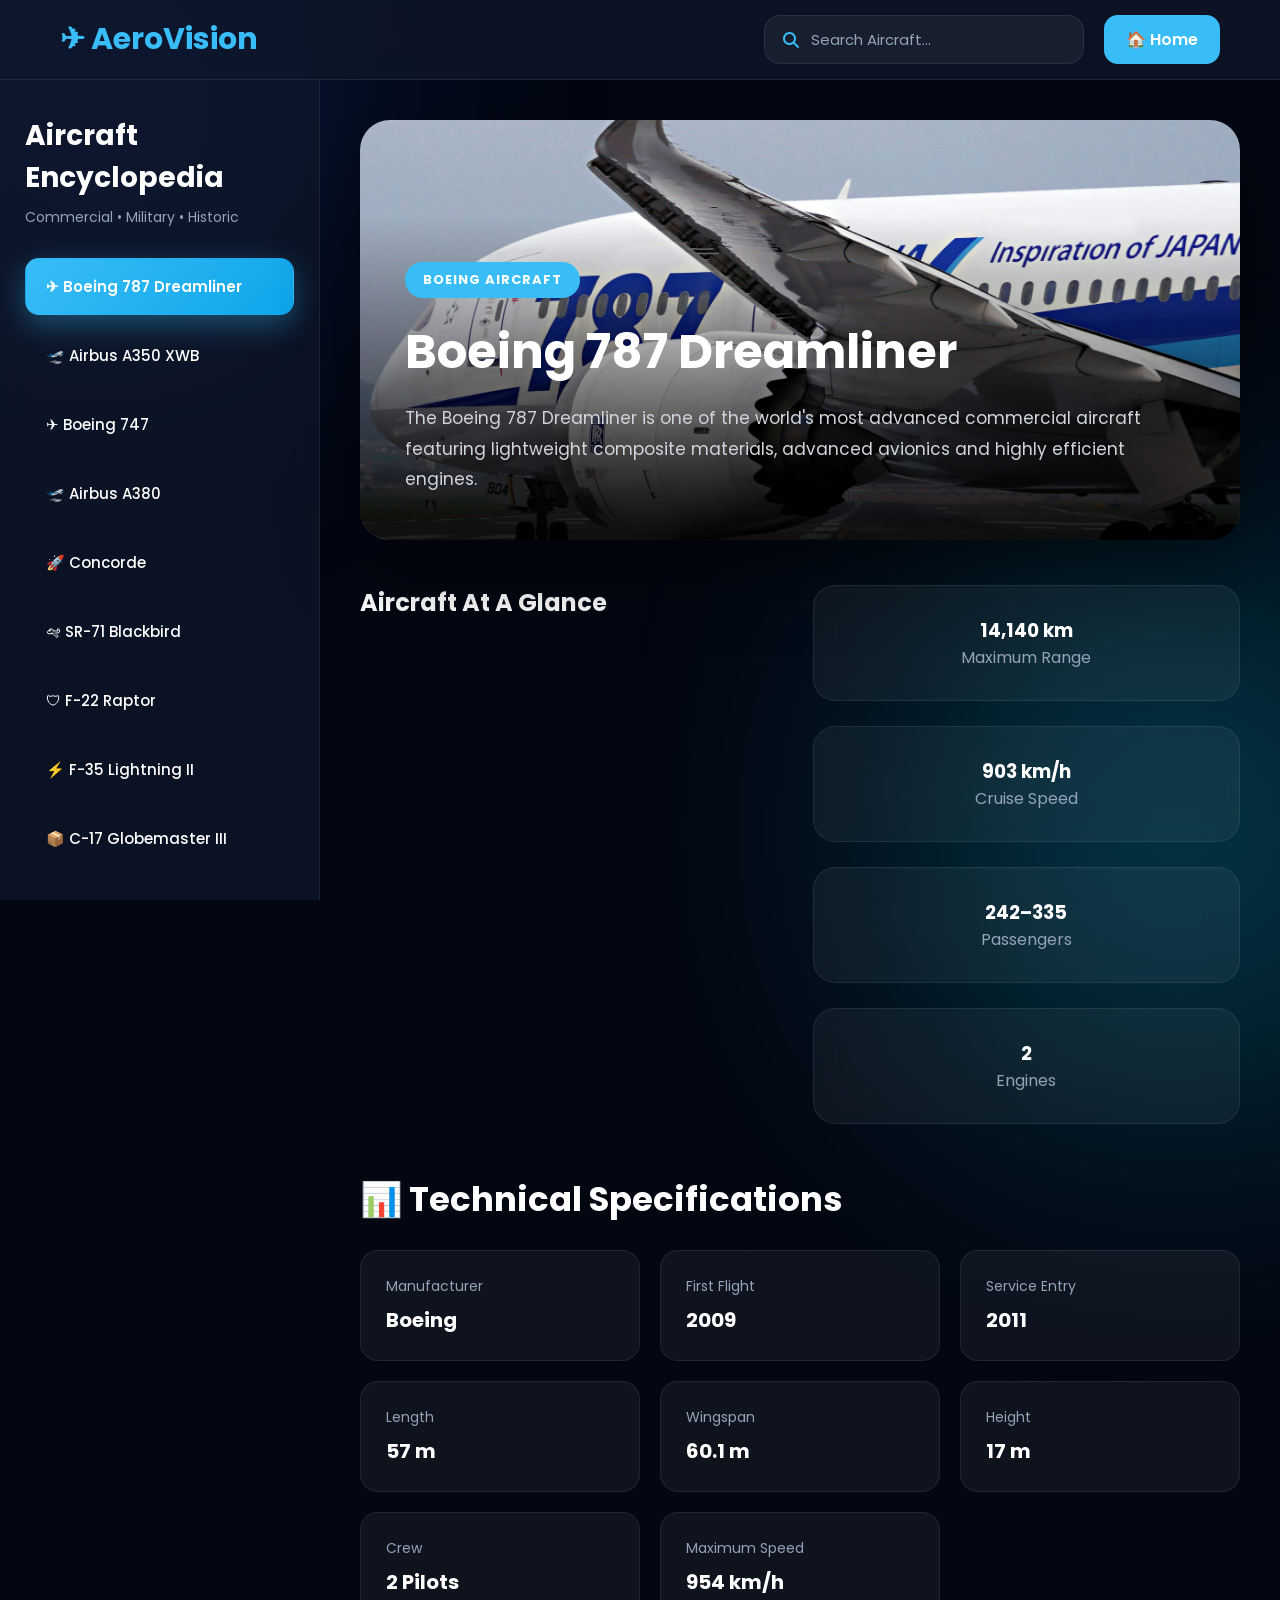
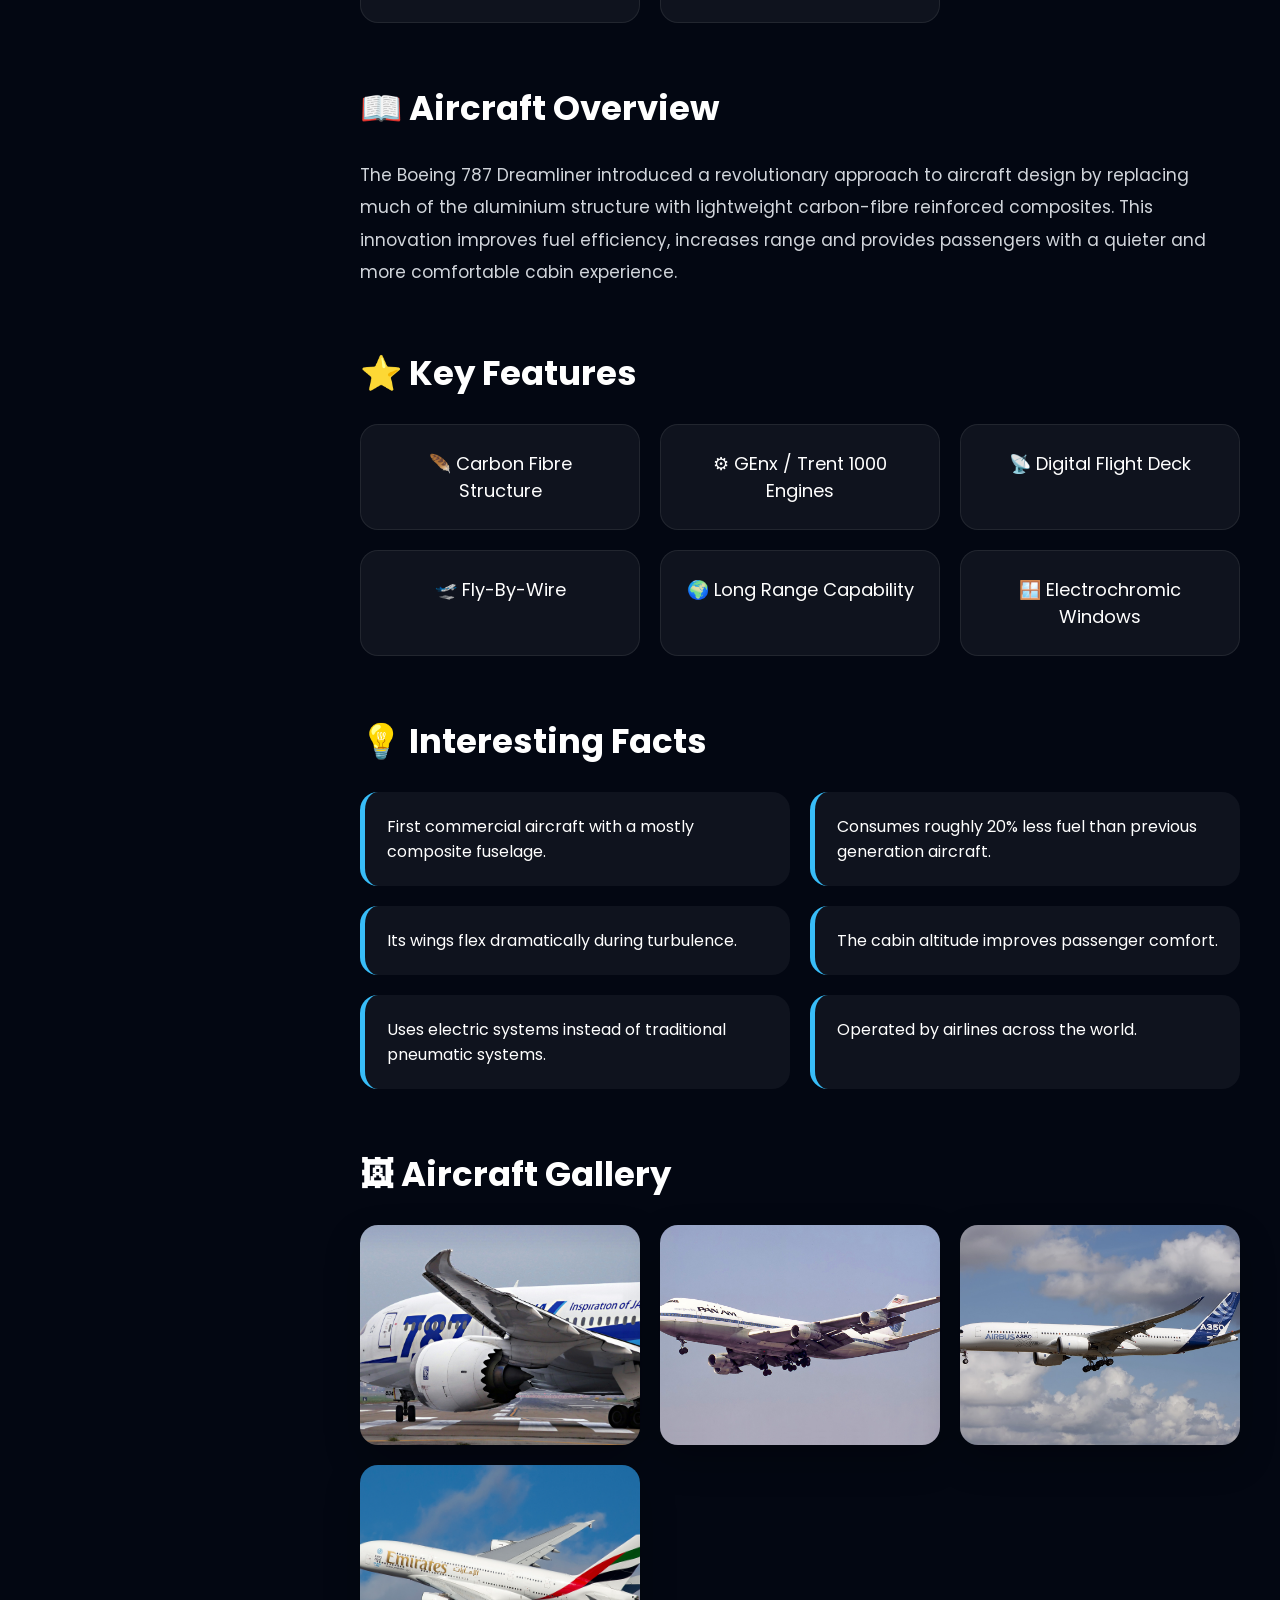
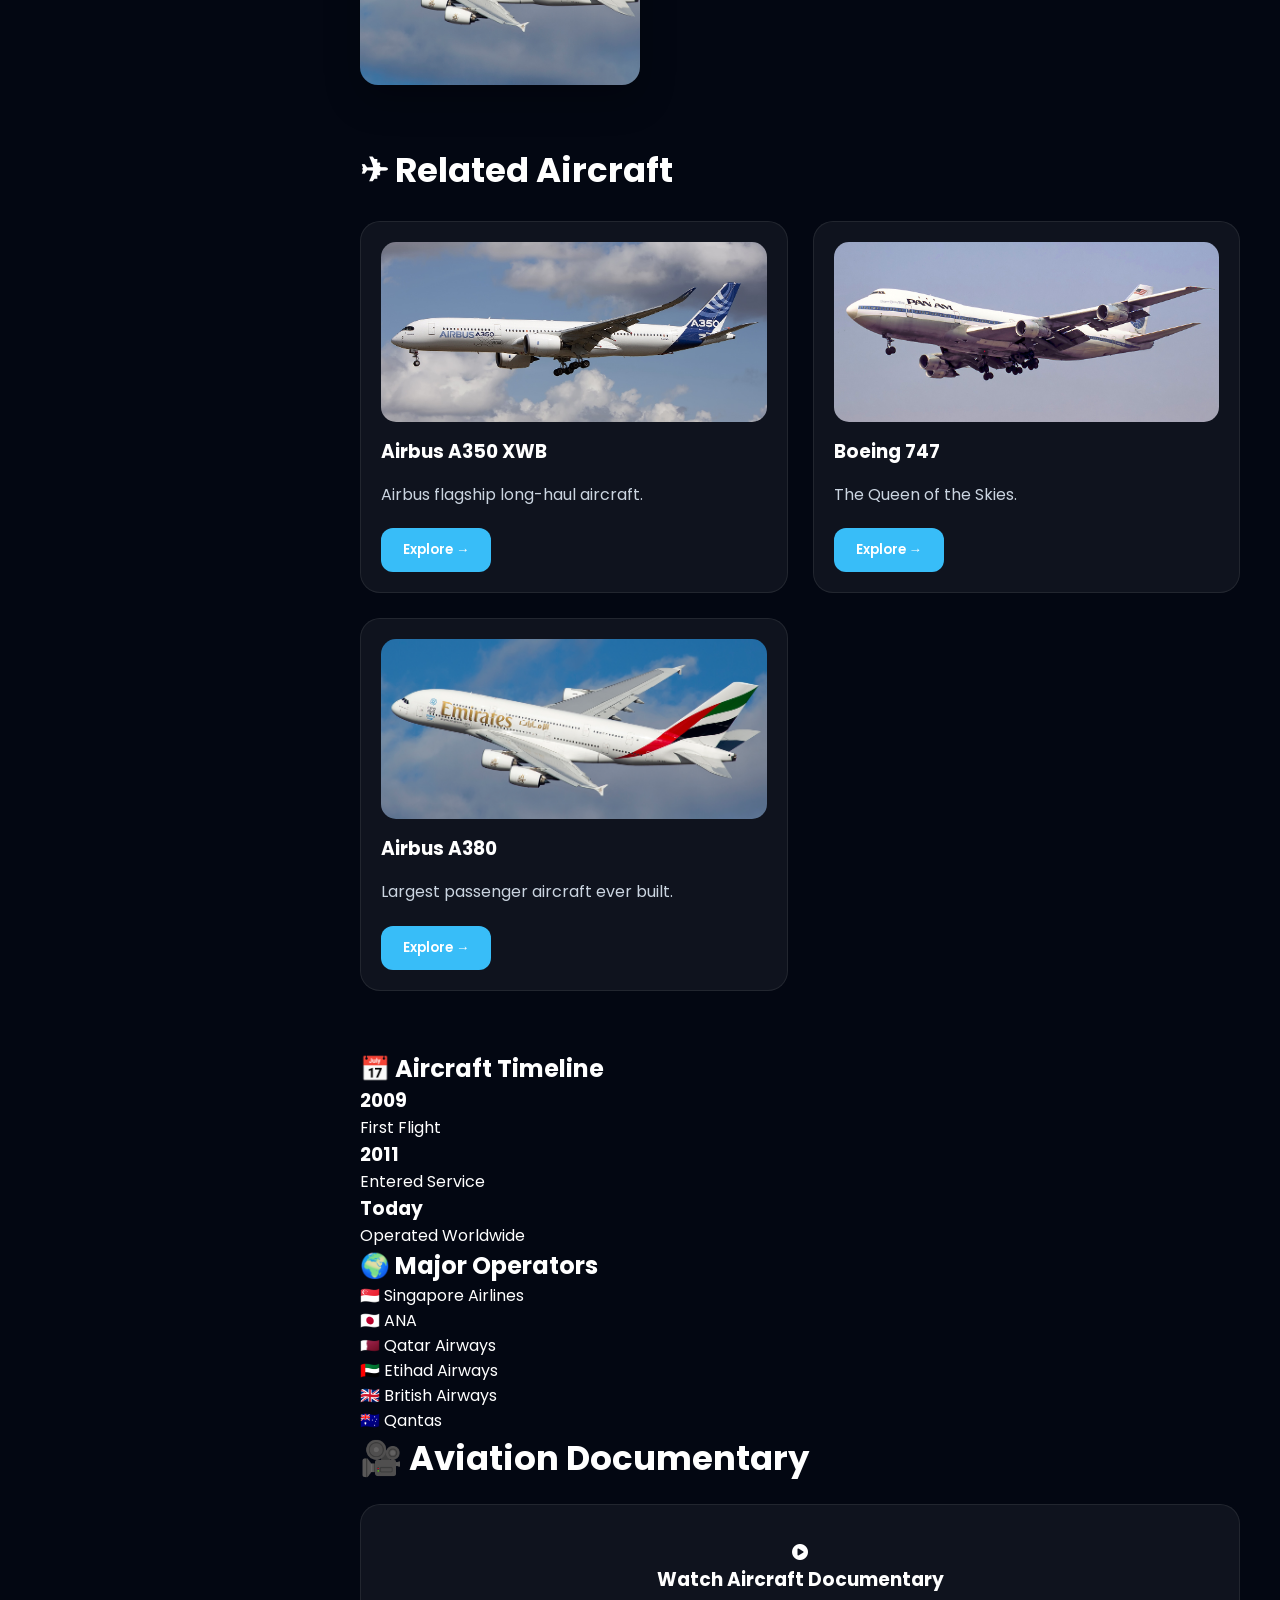
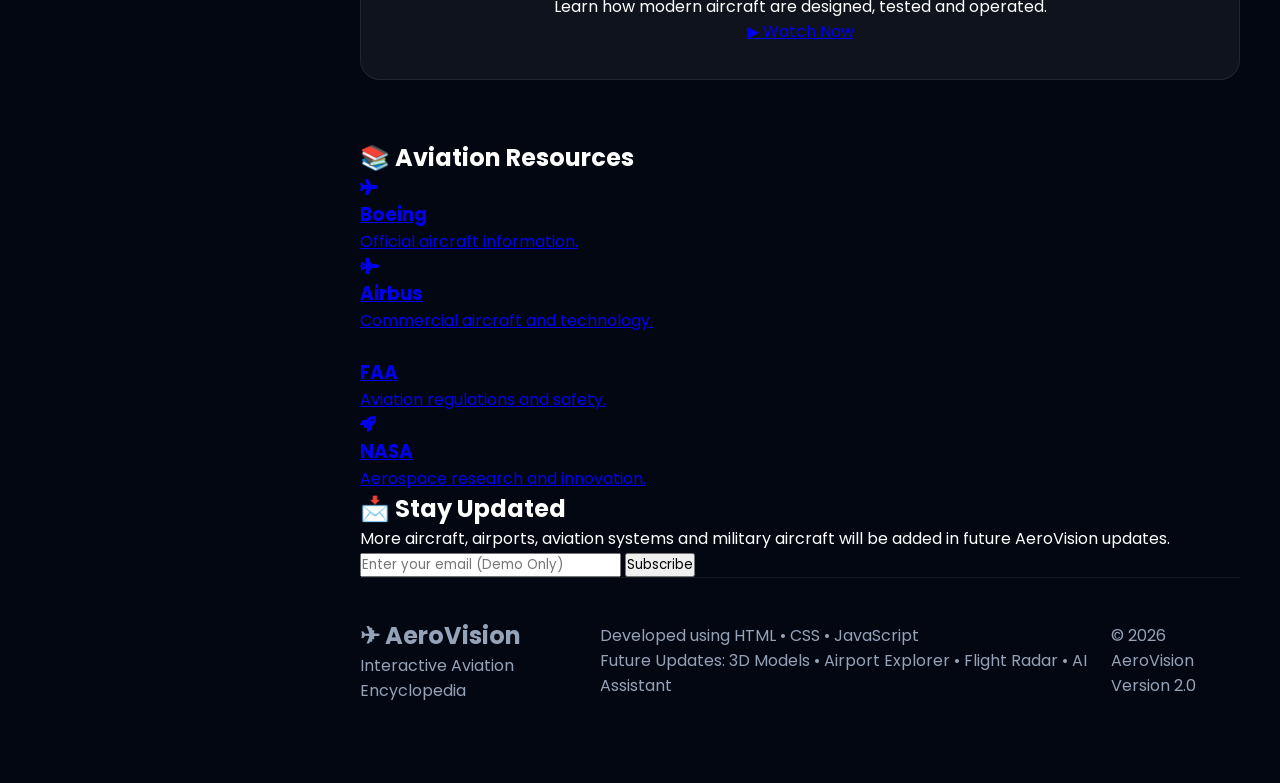
<file: knowledge.html>
<!DOCTYPE html>

<html lang="en">

<head>

<meta charset="UTF-8">

<meta name="viewport" content="width=device-width, initial-scale=1.0">

<title>AeroVision | Aircraft Encyclopedia</title>

<link rel="stylesheet" href="knowledge.css">

<link rel="preconnect" href="https://fonts.googleapis.com">

<link rel="preconnect" href="https://fonts.gstatic.com" crossorigin>

<link href="https://fonts.googleapis.com/css2?family=Poppins:wght@300;400;500;600;700;800&display=swap" rel="stylesheet">

<link rel="stylesheet"
href="https://cdnjs.cloudflare.com/ajax/libs/font-awesome/6.6.0/css/all.min.css">

</head>

<body>

<!-- BACKGROUND -->

<div class="background-blur blur1"></div>

<div class="background-blur blur2"></div>

<!-- NAVBAR -->

<nav>

<div class="logo">

✈ AeroVision

</div>

<div class="nav-right">

<div class="search-box">

<i class="fas fa-search"></i>

<input

type="text"

id="searchBox"

placeholder="Search Aircraft...">

</div>

<a href="index.html" class="homeBtn">

🏠 Home

</a>

</div>

</nav>

<!-- MAIN CONTAINER -->

<div class="container">

<!-- SIDEBAR -->

<aside class="sidebar">

<div class="sidebar-top">

<h2>

Aircraft Encyclopedia

</h2>

<p>

Commercial • Military • Historic

</p>

</div>

<ul id="menu">

<li class="active" data-page="aircraft">

✈ Boeing 787 Dreamliner

</li>

<li data-page="airbus">

🛫 Airbus A350 XWB

</li>

<li data-page="boeing747">

✈ Boeing 747

</li>

<li data-page="a380">

🛫 Airbus A380

</li>

<li data-page="concorde">

🚀 Concorde

</li>

<li data-page="sr71">

🛩 SR-71 Blackbird

</li>

<li data-page="f22">

🛡 F-22 Raptor

</li>

<li data-page="f35">

⚡ F-35 Lightning II

</li>

<li data-page="c17">

📦 C-17 Globemaster III

</li>

<li data-page="b2">

🌑 B-2 Spirit

</li>

</ul>

<div class="sidebar-footer">

<div class="database-card">

<h3>

Aircraft Database

</h3>

<p>

10 Aircraft Available

</p>

<div class="progress">

<div class="progress-fill"></div>

</div>

<small>

More aircraft coming soon...

</small>

</div>

</div>

</aside>

<!-- CONTENT -->

<main class="content">

<div id="content">

<!-- HERO -->

<div class="hero-aircraft">

<img

id="aircraftImage"

src="Boing 787.jpg"

alt="Aircraft">

<div class="hero-overlay">

<span class="tag">

BOEING AIRCRAFT

</span>

<h1 id="aircraftTitle">

Boeing 787 Dreamliner

</h1>

<p id="aircraftIntro">

The Boeing 787 Dreamliner is one of the world's most advanced commercial aircraft featuring lightweight composite materials, advanced avionics and highly efficient engines.

</p>

</div>

</div>

<!-- QUICK STATS -->

<section class="stats-section">

<h2>

Aircraft At A Glance

</h2>

<div class="stats-grid">

<div class="stat-card">

<h3 id="range">

14,140 km

</h3>

<p>

Maximum Range

</p>

</div>

<div class="stat-card">

<h3 id="speed">

903 km/h

</h3>

<p>

Cruise Speed

</p>

</div>

<div class="stat-card">

<h3 id="passengers">

242–335

</h3>

<p>

Passengers

</p>

</div>

<div class="stat-card">

<h3 id="engines">

2

</h3>

<p>

Engines

</p>

</div>

</div>

</section>



<!-- TECHNICAL SPECIFICATIONS -->

<section class="specifications">

<h2>

📊 Technical Specifications

</h2>

<div class="spec-grid">

<div class="spec-card">

<span>

Manufacturer

</span>

<strong id="manufacturer">

Boeing

</strong>

</div>

<div class="spec-card">

<span>

First Flight

</span>

<strong id="firstFlight">

2009

</strong>

</div>

<div class="spec-card">

<span>

Service Entry

</span>

<strong id="service">

2011

</strong>

</div>

<div class="spec-card">

<span>

Length

</span>

<strong id="length">

57 m

</strong>

</div>

<div class="spec-card">

<span>

Wingspan

</span>

<strong id="wingspan">

60.1 m

</strong>

</div>

<div class="spec-card">

<span>

Height

</span>

<strong id="height">

17 m

</strong>

</div>

<div class="spec-card">

<span>

Crew

</span>

<strong id="crew">

2 Pilots

</strong>

</div>

<div class="spec-card">

<span>

Maximum Speed

</span>

<strong id="maxspeed">

954 km/h

</strong>

</div>

</div>

</section>



<!-- OVERVIEW -->

<section class="overview">

<h2>

📖 Aircraft Overview

</h2>

<p id="overview">

The Boeing 787 Dreamliner introduced a revolutionary approach to aircraft design by replacing much of the aluminium structure with lightweight carbon-fibre reinforced composites. This innovation improves fuel efficiency, increases range and provides passengers with a quieter and more comfortable cabin experience.

</p>

</section>



<!-- FEATURES -->

<section class="features">

<h2>

⭐ Key Features

</h2>

<div id="featureGrid" class="feature-grid">

<div class="feature-card">

🪶 Carbon Fibre Structure

</div>

<div class="feature-card">

⚙ GEnx / Trent 1000 Engines

</div>

<div class="feature-card">

📡 Digital Flight Deck

</div>

<div class="feature-card">

🛫 Fly-By-Wire

</div>

<div class="feature-card">

🌍 Long Range Capability

</div>

<div class="feature-card">

🪟 Electrochromic Windows

</div>

</div>

</section>



<!-- FACTS -->

<section class="facts-section">

<h2>

💡 Interesting Facts

</h2>

<div id="factsGrid" class="facts-grid">

<div class="fact-card">

First commercial aircraft with a mostly composite fuselage.

</div>

<div class="fact-card">

Consumes roughly 20% less fuel than previous generation aircraft.

</div>

<div class="fact-card">

Its wings flex dramatically during turbulence.

</div>

<div class="fact-card">

The cabin altitude improves passenger comfort.

</div>

<div class="fact-card">

Uses electric systems instead of traditional pneumatic systems.

</div>

<div class="fact-card">

Operated by airlines across the world.

</div>

</div>

</section>

<!-- AIRCRAFT GALLERY -->

<section class="gallery-section">

<h2>

🖼 Aircraft Gallery

</h2>

<div class="gallery">

<img src="Boing 787.jpg" alt="Aircraft">

<img src="747.jpg" alt="Boeing 747">

<img src="a350.jpg" alt="Airbus A350">

<img src="a380.jpg" alt="Airbus A380">

</div>

</section>



<!-- RELATED AIRCRAFT -->

<section class="related-section">

<h2>

✈ Related Aircraft

</h2>

<div class="related-grid">

<div class="related-card"

data-page="airbus">

<img src="a350.jpg">

<h3>

Airbus A350 XWB

</h3>

<p>

Airbus flagship long-haul aircraft.

</p>

<button>

Explore →

</button>

</div>



<div class="related-card"

data-page="boeing747">

<img src="747.jpg">

<h3>

Boeing 747

</h3>

<p>

The Queen of the Skies.

</p>

<button>

Explore →

</button>

</div>



<div class="related-card"

data-page="a380">

<img src="a380.jpg">

<h3>

Airbus A380

</h3>

<p>

Largest passenger aircraft ever built.

</p>

<button>

Explore →

</button>

</div>

</div>

</section>



<!-- AIRCRAFT TIMELINE -->

<section class="timeline-section">

<h2>

📅 Aircraft Timeline

</h2>

<div class="timeline">

<div class="timeline-item">

<h3>

2009

</h3>

<p>

First Flight

</p>

</div>

<div class="timeline-item">

<h3>

2011

</h3>

<p>

Entered Service

</p>

</div>

<div class="timeline-item">

<h3>

Today

</h3>

<p>

Operated Worldwide

</p>

</div>

</div>

</section>



<!-- GLOBAL OPERATORS -->

<section class="operators-section">

<h2>

🌍 Major Operators

</h2>

<div class="operators-grid">

<div>

🇸🇬 Singapore Airlines

</div>

<div>

🇯🇵 ANA

</div>

<div>

🇶🇦 Qatar Airways

</div>

<div>

🇦🇪 Etihad Airways

</div>

<div>

🇬🇧 British Airways

</div>

<div>

🇦🇺 Qantas

</div>

</div>

</section>



<!-- VIDEO -->

<section class="video-section">

<h2>

🎥 Aviation Documentary

</h2>

<div class="video-card">

<i class="fa-solid fa-circle-play"></i>

<h3>

Watch Aircraft Documentary

</h3>

<p>

Learn how modern aircraft are designed, tested and operated.

</p>

<a

href="https://www.youtube.com/results?search_query=Boeing+787+Documentary"

target="_blank"

class="watchBtn">

▶ Watch Now

</a>

</div>

</section>

<!-- AVIATION RESOURCES -->

<section class="resources-section">

<h2>

📚 Aviation Resources

</h2>

<div class="resource-grid">

<a href="https://www.boeing.com" target="_blank" class="resource-card">

<i class="fa-solid fa-plane"></i>

<h3>Boeing</h3>

<p>Official aircraft information.</p>

</a>

<a href="https://www.airbus.com" target="_blank" class="resource-card">

<i class="fa-solid fa-jet-fighter"></i>

<h3>Airbus</h3>

<p>Commercial aircraft and technology.</p>

</a>

<a href="https://www.faa.gov" target="_blank" class="resource-card">

<i class="fa-solid fa-tower-control"></i>

<h3>FAA</h3>

<p>Aviation regulations and safety.</p>

</a>

<a href="https://www.nasa.gov" target="_blank" class="resource-card">

<i class="fa-solid fa-rocket"></i>

<h3>NASA</h3>

<p>Aerospace research and innovation.</p>

</a>

</div>

</section>



<!-- NEWSLETTER -->

<section class="newsletter">

<h2>

📩 Stay Updated

</h2>

<p>

More aircraft, airports, aviation systems and military aircraft
will be added in future AeroVision updates.

</p>

<div class="newsletter-box">

<input

type="email"

placeholder="Enter your email (Demo Only)">

<button>

Subscribe

</button>

</div>

</section>



<!-- FOOTER -->

<footer>

<div class="footer-left">

<h2>

✈ AeroVision

</h2>

<p>

Interactive Aviation Encyclopedia

</p>

</div>

<div class="footer-center">

<p>

Developed using

HTML • CSS • JavaScript

</p>

<p>

Future Updates:

3D Models • Airport Explorer • Flight Radar • AI Assistant

</p>

</div>

<div class="footer-right">

<p>

© 2026 AeroVision

</p>

<p>

Version 2.0

</p>

</div>

</footer>

</div>

</main>

</div>

<script src="knowledge.js"></script>

</body>

</html>
</file>
<file: knowledge.css>
/* ===========================
   GLOBAL
=========================== */

*{

margin:0;

padding:0;

box-sizing:border-box;

font-family:'Poppins',sans-serif;

}

html{

scroll-behavior:smooth;

}

body{

background:#030712;

color:white;

overflow-x:hidden;

}

/* ===========================
   BACKGROUND
=========================== */

.background-blur{

position:fixed;

border-radius:50%;

filter:blur(140px);

opacity:.35;

z-index:-1;

}

.blur1{

width:420px;

height:420px;

background:#2563eb;

top:-120px;

left:-120px;

}

.blur2{

width:500px;

height:500px;

background:#06b6d4;

bottom:-180px;

right:-150px;

}

/* ===========================
   NAVBAR
=========================== */

nav{

position:fixed;

top:0;

left:0;

width:100%;

height:80px;

padding:0 60px;

display:flex;

justify-content:space-between;

align-items:center;

background:rgba(15,23,42,.75);

backdrop-filter:blur(18px);

z-index:1000;

border-bottom:1px solid rgba(255,255,255,.08);

}

.logo{

font-size:30px;

font-weight:700;

color:#38bdf8;

}

.nav-right{

display:flex;

align-items:center;

gap:20px;

}

/* ===========================
   SEARCH
=========================== */

.search-box{

display:flex;

align-items:center;

gap:12px;

padding:12px 18px;

width:320px;

background:rgba(255,255,255,.05);

border:1px solid rgba(255,255,255,.08);

border-radius:16px;

}

.search-box i{

color:#38bdf8;

}

.search-box input{

width:100%;

border:none;

outline:none;

background:transparent;

color:white;

font-size:15px;

}

.search-box input::placeholder{

color:#94a3b8;

}

/* ===========================
   HOME BUTTON
=========================== */

.homeBtn{

padding:12px 22px;

border-radius:14px;

background:#38bdf8;

color:white;

text-decoration:none;

font-weight:600;

transition:.3s;

}

.homeBtn:hover{

transform:translateY(-4px);

box-shadow:0 12px 35px rgba(56,189,248,.35);

}

/* ===========================
   MAIN LAYOUT
=========================== */

.container{

display:grid;

grid-template-columns:320px 1fr;

padding-top:80px;

min-height:100vh;

}

/* ===========================
   SIDEBAR
=========================== */

.sidebar{

background:rgba(15,23,42,.75);

backdrop-filter:blur(20px);

padding:35px 25px;

border-right:1px solid rgba(255,255,255,.08);

position:sticky;

top:80px;

height:calc(100vh - 80px);

overflow-y:auto;

}

.sidebar::-webkit-scrollbar{

width:6px;

}

.sidebar::-webkit-scrollbar-thumb{

background:#38bdf8;

border-radius:20px;

}

.sidebar-top h2{

font-size:28px;

margin-bottom:8px;

}

.sidebar-top p{

color:#94a3b8;

margin-bottom:30px;

font-size:14px;

}

.sidebar ul{

list-style:none;

}

.sidebar li{

padding:16px 20px;

margin-bottom:12px;

border-radius:14px;

cursor:pointer;

transition:.35s;

font-size:15px;

font-weight:500;

border:1px solid transparent;

}

.sidebar li:hover{

background:rgba(56,189,248,.12);

border-color:#38bdf8;

transform:translateX(8px);

}

.sidebar li.active{

background:linear-gradient(135deg,#38bdf8,#0ea5e9);

color:white;

font-weight:600;

box-shadow:0 10px 30px rgba(56,189,248,.35);

}

.sidebar-footer{

margin-top:40px;

}

.database-card{

padding:20px;

background:rgba(255,255,255,.05);

border-radius:18px;

border:1px solid rgba(255,255,255,.08);

}

.database-card h3{

margin-bottom:10px;

}

.database-card p{

color:#94a3b8;

font-size:14px;

margin-bottom:15px;

}

.progress{

height:8px;

background:#1e293b;

border-radius:20px;

overflow:hidden;

margin-bottom:12px;

}

.progress-fill{

width:20%;

height:100%;

background:linear-gradient(90deg,#38bdf8,#0ea5e9);

border-radius:20px;

}

.database-card small{

color:#64748b;

}

/* ===========================
   CONTENT
=========================== */

.content{

padding:40px;

}

.hero-aircraft{

position:relative;

border-radius:30px;

overflow:hidden;

box-shadow:0 30px 80px rgba(0,0,0,.45);

margin-bottom:45px;

}

.hero-aircraft img{

width:100%;

height:420px;

object-fit:cover;

display:block;

transition:.5s;

}

.hero-aircraft:hover img{

transform:scale(1.05);

}

.hero-overlay{

position:absolute;

left:0;

right:0;

bottom:0;

padding:45px;

background:linear-gradient(

transparent,

rgba(0,0,0,.88)

);

}

.tag{

display:inline-block;

padding:8px 18px;

border-radius:30px;

background:#38bdf8;

font-size:13px;

font-weight:700;

letter-spacing:1px;

margin-bottom:18px;

}

.hero-overlay h1{

font-size:48px;

margin-bottom:15px;

}

.hero-overlay p{

max-width:900px;

line-height:1.8;

color:#d1d5db;

font-size:17px;

}

/* ===========================
   STATS SECTION
=========================== */

.stats-section{

display:grid;

grid-template-columns:repeat(auto-fit,minmax(220px,1fr));

gap:25px;

margin-bottom:50px;

}

.stat-card{

background:rgba(255,255,255,.05);

backdrop-filter:blur(18px);

border:1px solid rgba(255,255,255,.08);

border-radius:22px;

padding:30px;

text-align:center;

transition:.35s;

}

.stat-card:hover{

transform:translateY(-10px);

border-color:#38bdf8;

box-shadow:0 20px 50px rgba(56,189,248,.25);

}

.stat-card i{

font-size:38px;

color:#38bdf8;

margin-bottom:18px;

}

.stat-card h2{

font-size:34px;

margin-bottom:10px;

}

.stat-card p{

color:#94a3b8;

}

/* ===========================
   SPECIFICATIONS
=========================== */

.specifications{

margin-bottom:60px;

}

.specifications h2{

font-size:34px;

margin-bottom:25px;

}

.spec-grid{

display:grid;

grid-template-columns:repeat(auto-fit,minmax(250px,1fr));

gap:20px;

margin-top:20px;

}

.spec-card{

background:rgba(255,255,255,.05);

padding:25px;

border-radius:18px;

border:1px solid rgba(255,255,255,.08);

transition:.3s;

}

.spec-card:hover{

border-color:#38bdf8;

transform:translateY(-6px);

}

.spec-card span{

display:block;

color:#94a3b8;

font-size:14px;

margin-bottom:8px;

}

.spec-card strong{

font-size:20px;

}

/* ===========================
   OVERVIEW
=========================== */

.overview{

margin-bottom:60px;

}

.overview h2{

font-size:34px;

margin-bottom:25px;

}

.overview p{

line-height:1.9;

font-size:17px;

color:#d1d5db;

}

/* ===========================
   FEATURES
=========================== */

.features{

margin-bottom:60px;

}

.features h2{

font-size:34px;

margin-bottom:25px;

}

.feature-grid{

display:grid;

grid-template-columns:repeat(auto-fit,minmax(230px,1fr));

gap:20px;

}

.feature-card{

padding:25px;

background:rgba(255,255,255,.05);

border-radius:18px;

text-align:center;

border:1px solid rgba(255,255,255,.08);

font-size:18px;

transition:.35s;

}

.feature-card:hover{

background:#38bdf8;

transform:translateY(-8px);

}

/* ===========================
   FACTS
=========================== */

.facts-section{

margin-bottom:60px;

}

.facts-section h2{

font-size:34px;

margin-bottom:25px;

}

.facts-grid{

display:grid;

grid-template-columns:repeat(auto-fit,minmax(300px,1fr));

gap:20px;

}

.fact-card{

padding:22px;

background:rgba(255,255,255,.05);

border-radius:18px;

border-left:5px solid #38bdf8;

transition:.35s;

}

.fact-card:hover{

transform:translateX(8px);

background:rgba(56,189,248,.12);

}


/* ===========================
   GALLERY
=========================== */

.gallery-section{

margin-bottom:60px;

}

.gallery-section h2{

font-size:34px;

margin-bottom:25px;

}

.gallery{

display:grid;

grid-template-columns:repeat(auto-fit,minmax(240px,1fr));

gap:20px;

}

.gallery img{

width:100%;

height:220px;

object-fit:cover;

border-radius:18px;

cursor:pointer;

transition:.4s;

box-shadow:0 15px 35px rgba(0,0,0,.25);

}

.gallery img:hover{

transform:scale(1.05);

box-shadow:0 20px 50px rgba(56,189,248,.35);

}



/* ===========================
   RELATED AIRCRAFT
=========================== */

.related-section{

margin-bottom:60px;

}

.related-section h2{

font-size:34px;

margin-bottom:25px;

}

.related-grid{

display:grid;

grid-template-columns:repeat(auto-fit,minmax(280px,1fr));

gap:25px;

}

.related-card{

background:rgba(255,255,255,.05);

border:1px solid rgba(255,255,255,.08);

border-radius:20px;

padding:25px;

transition:.35s;

}

.related-card:hover{

transform:translateY(-8px);

border-color:#38bdf8;

box-shadow:0 20px 50px rgba(56,189,248,.2);

}

.related-card h3{

margin-bottom:15px;

}

.related-card p{

color:#cbd5e1;

margin-bottom:20px;

line-height:1.7;

}

.related-card button{

padding:12px 22px;

border:none;

border-radius:12px;

background:#38bdf8;

color:white;

cursor:pointer;

font-weight:600;

transition:.3s;

}

.related-card button:hover{

transform:translateY(-3px);

}

.related-card img{

width:100%;

height:180px;

object-fit:cover;

display:block;

border-radius:15px;

margin-bottom:15px;

}

.related-card{

overflow:hidden;

background:rgba(255,255,255,.05);

border-radius:20px;

padding:20px;

border:1px solid rgba(255,255,255,.08);

transition:.3s;

}


/* ===========================
   COMPARE
=========================== */

.compare{

margin-bottom:60px;

text-align:center;

}

.compare h2{

font-size:34px;

margin-bottom:15px;

}

.compare p{

color:#cbd5e1;

margin-bottom:25px;

}

.compare-buttons button{

padding:16px 35px;

border:none;

border-radius:14px;

background:linear-gradient(135deg,#38bdf8,#0ea5e9);

color:white;

font-size:16px;

font-weight:600;

cursor:pointer;

transition:.35s;

}

.compare-buttons button:hover{

transform:translateY(-5px);

box-shadow:0 15px 40px rgba(56,189,248,.35);

}



/* ===========================
   VIDEO
=========================== */

.video-section{

margin-bottom:60px;

}

.video-section h2{

font-size:34px;

margin-bottom:20px;

}

.video-card{

background:rgba(255,255,255,.05);

padding:35px;

border-radius:20px;

text-align:center;

border:1px solid rgba(255,255,255,.08);

}

.videoBtn{

display:inline-block;

margin-top:25px;

padding:15px 30px;

border-radius:14px;

background:#ef4444;

color:white;

text-decoration:none;

font-weight:600;

transition:.35s;

}

.videoBtn:hover{

transform:translateY(-5px);

}



/* ===========================
   ROUTE MAP
=========================== */

.route-map{

margin-bottom:70px;

}

.route-map h2{

font-size:34px;

margin-bottom:25px;

}

.route-grid{

display:grid;

grid-template-columns:repeat(auto-fit,minmax(260px,1fr));

gap:20px;

}

.route-grid div{

background:rgba(255,255,255,.05);

padding:25px;

border-radius:18px;

text-align:center;

font-size:18px;

transition:.35s;

}

.route-grid div:hover{

background:#38bdf8;

transform:translateY(-6px);

}



/* ===========================
   FOOTER
=========================== */

footer{

display:flex;

justify-content:space-between;

align-items:center;

padding:40px 0;

border-top:1px solid rgba(255,255,255,.08);

color:#94a3b8;

}



/* ===========================
   MOBILE
=========================== */

@media(max-width:1000px){

.container{

grid-template-columns:1fr;

}

.sidebar{

position:relative;

height:auto;

top:0;

border-right:none;

border-bottom:1px solid rgba(255,255,255,.08);

}

.content{

padding:25px;

}

.hero-aircraft img{

height:260px;

}

.hero-overlay h1{

font-size:34px;

}

.hero-overlay{

padding:25px;

}

.stats-section{

grid-template-columns:1fr 1fr;

}

.spec-grid{

grid-template-columns:1fr;

}

.gallery{

grid-template-columns:1fr;

}

.related-grid{

grid-template-columns:1fr;

}

footer{

flex-direction:column;

gap:20px;

text-align:center;

}

nav{

padding:0 20px;

}

.search-box{

width:180px;

}

}

@media(max-width:600px){

.stats-section{

grid-template-columns:1fr;

}

.hero-overlay h1{

font-size:28px;

}

.hero-overlay p{

font-size:15px;

}

.logo{

font-size:22px;

}

.search-box{

display:none;

}

}

.stats-grid{

display:grid;

grid-template-columns:repeat(auto-fit,minmax(220px,1fr));

gap:25px;

}
</file>
